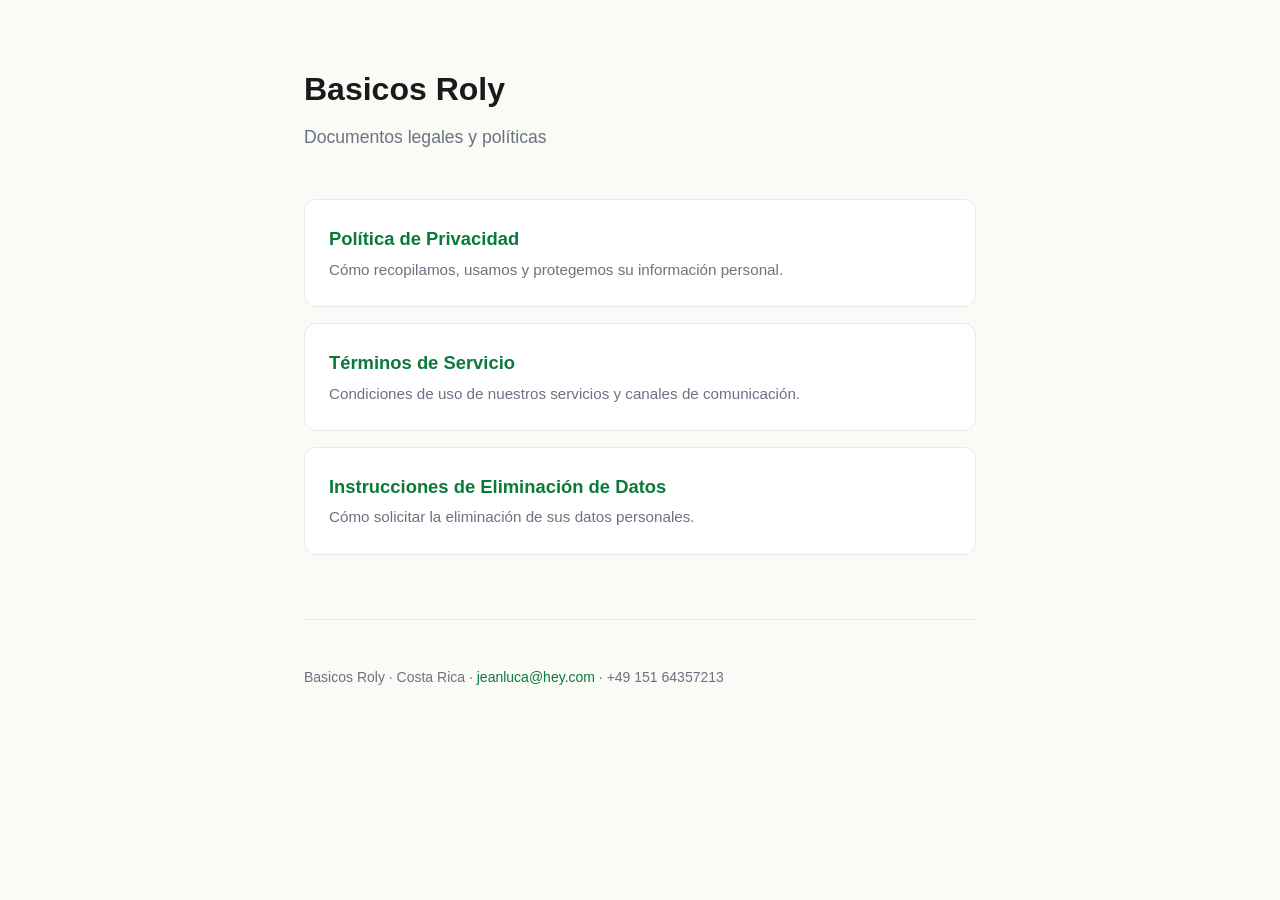
<file: index.html>
<!DOCTYPE html>
<html lang="es">
<head>
<meta charset="UTF-8">
<meta name="viewport" content="width=device-width, initial-scale=1.0">
<title>Basicos Roly - Documentos Legales</title>
<style>
  :root { --ink:#1a1a1a; --muted:#6b7280; --accent:#0a7a3b; --bg:#fafaf7; }
  * { box-sizing: border-box; }
  body { font-family: -apple-system, BlinkMacSystemFont, "Segoe UI", Helvetica, Arial, sans-serif; background: var(--bg); color: var(--ink); margin:0; line-height:1.6; }
  .wrap { max-width: 720px; margin: 0 auto; padding: 4rem 1.5rem; }
  h1 { font-size: 2rem; margin: 0 0 .5rem; }
  h2 { font-size: 1.1rem; color: var(--muted); font-weight: 500; margin: 0 0 3rem; }
  .card { display:block; background:#fff; border:1px solid #e5e7eb; border-radius:12px; padding:1.5rem; margin-bottom:1rem; text-decoration:none; color:inherit; transition: all .15s ease; }
  .card:hover { border-color: var(--accent); transform: translateY(-2px); box-shadow: 0 4px 12px rgba(0,0,0,0.05); }
  .card h3 { margin:0 0 .25rem; font-size: 1.15rem; color: var(--accent); }
  .card p { margin:0; color: var(--muted); font-size: .95rem; }
  footer { margin-top: 4rem; padding-top: 2rem; border-top: 1px solid #e5e7eb; color: var(--muted); font-size: .875rem; }
  footer a { color: var(--accent); text-decoration:none; }
</style>
</head>
<body>
<div class="wrap">
  <h1>Basicos Roly</h1>
  <h2>Documentos legales y políticas</h2>

  <a class="card" href="privacidad.html">
    <h3>Política de Privacidad</h3>
    <p>Cómo recopilamos, usamos y protegemos su información personal.</p>
  </a>

  <a class="card" href="terminos.html">
    <h3>Términos de Servicio</h3>
    <p>Condiciones de uso de nuestros servicios y canales de comunicación.</p>
  </a>

  <a class="card" href="eliminacion-datos.html">
    <h3>Instrucciones de Eliminación de Datos</h3>
    <p>Cómo solicitar la eliminación de sus datos personales.</p>
  </a>

  <footer>
    <p>Basicos Roly · Costa Rica · <a href="mailto:jeanluca@hey.com">jeanluca@hey.com</a> · +49 151 64357213</p>
  </footer>
</div>
</body>
</html>
</file>
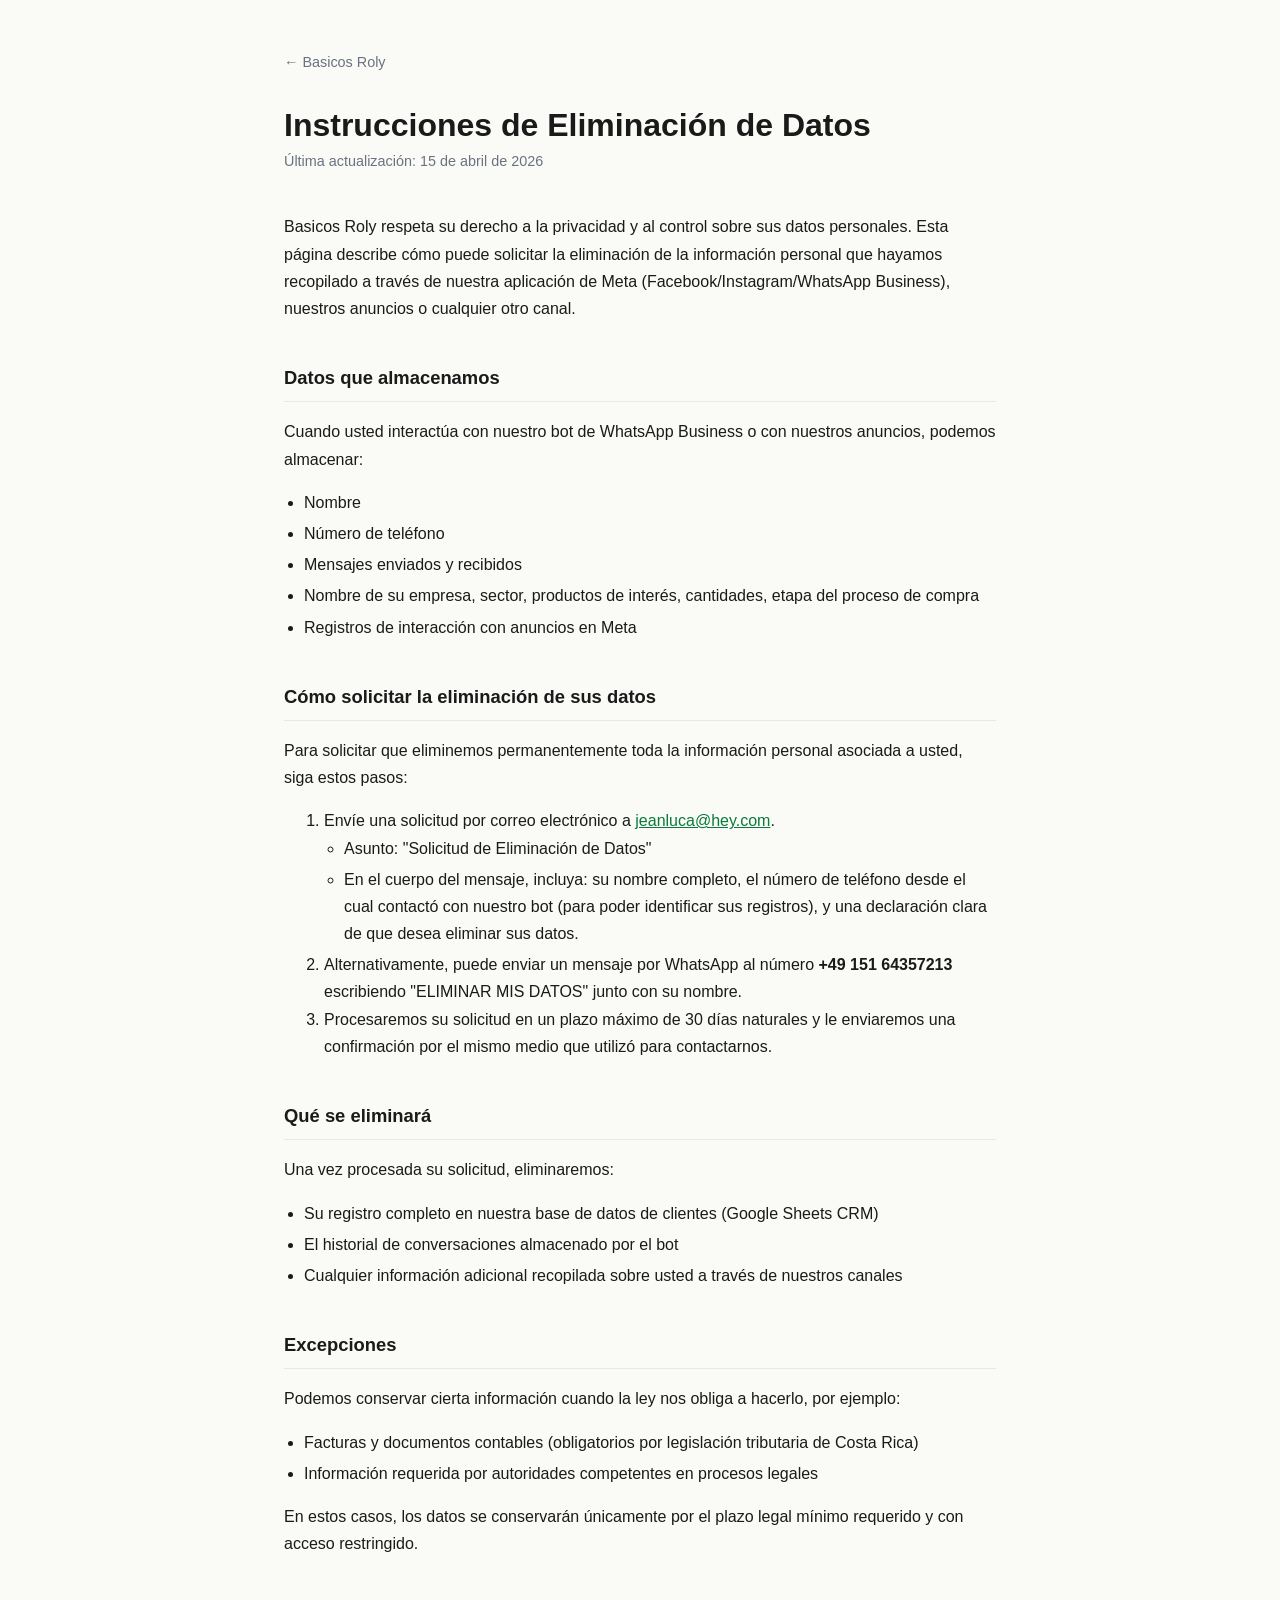
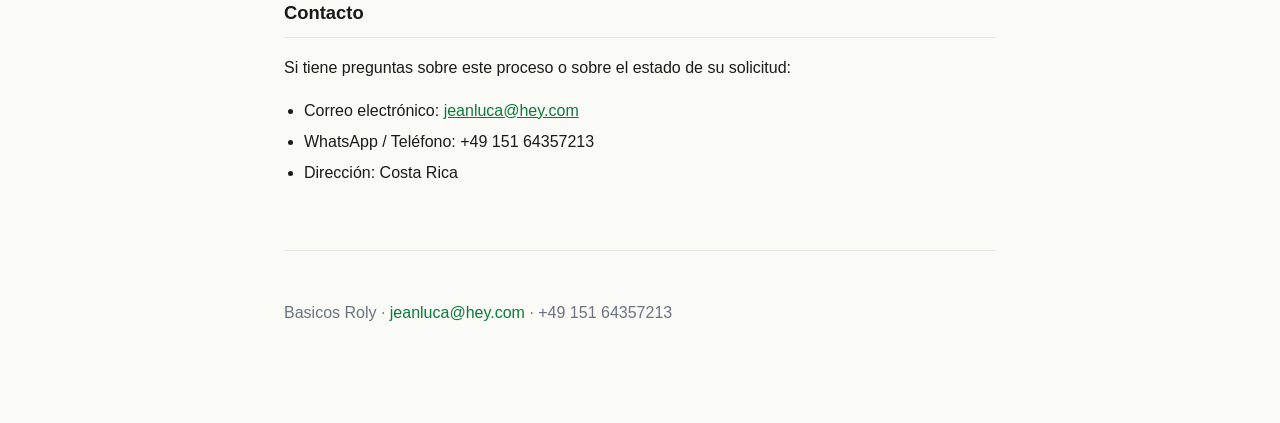
<file: eliminacion-datos.html>
<!DOCTYPE html>
<html lang="es">
<head>
<meta charset="UTF-8">
<meta name="viewport" content="width=device-width, initial-scale=1.0">
<title>Instrucciones de Eliminación de Datos - Basicos Roly</title>
<link rel="stylesheet" href="style.css">
</head>
<body>
<div class="wrap">
  <a class="back" href="./">← Basicos Roly</a>
  <h1>Instrucciones de Eliminación de Datos</h1>
  <p class="updated">Última actualización: 15 de abril de 2026</p>

  <p>Basicos Roly respeta su derecho a la privacidad y al control sobre sus datos personales. Esta página describe cómo puede solicitar la eliminación de la información personal que hayamos recopilado a través de nuestra aplicación de Meta (Facebook/Instagram/WhatsApp Business), nuestros anuncios o cualquier otro canal.</p>

  <h2>Datos que almacenamos</h2>
  <p>Cuando usted interactúa con nuestro bot de WhatsApp Business o con nuestros anuncios, podemos almacenar:</p>
  <ul>
    <li>Nombre</li>
    <li>Número de teléfono</li>
    <li>Mensajes enviados y recibidos</li>
    <li>Nombre de su empresa, sector, productos de interés, cantidades, etapa del proceso de compra</li>
    <li>Registros de interacción con anuncios en Meta</li>
  </ul>

  <h2>Cómo solicitar la eliminación de sus datos</h2>
  <p>Para solicitar que eliminemos permanentemente toda la información personal asociada a usted, siga estos pasos:</p>
  <ol>
    <li>
      Envíe una solicitud por correo electrónico a <a href="mailto:jeanluca@hey.com">jeanluca@hey.com</a>.
      <ul>
        <li>Asunto: "Solicitud de Eliminación de Datos"</li>
        <li>En el cuerpo del mensaje, incluya: su nombre completo, el número de teléfono desde el cual contactó con nuestro bot (para poder identificar sus registros), y una declaración clara de que desea eliminar sus datos.</li>
      </ul>
    </li>
    <li>Alternativamente, puede enviar un mensaje por WhatsApp al número <strong>+49 151 64357213</strong> escribiendo "ELIMINAR MIS DATOS" junto con su nombre.</li>
    <li>Procesaremos su solicitud en un plazo máximo de 30 días naturales y le enviaremos una confirmación por el mismo medio que utilizó para contactarnos.</li>
  </ol>

  <h2>Qué se eliminará</h2>
  <p>Una vez procesada su solicitud, eliminaremos:</p>
  <ul>
    <li>Su registro completo en nuestra base de datos de clientes (Google Sheets CRM)</li>
    <li>El historial de conversaciones almacenado por el bot</li>
    <li>Cualquier información adicional recopilada sobre usted a través de nuestros canales</li>
  </ul>

  <h2>Excepciones</h2>
  <p>Podemos conservar cierta información cuando la ley nos obliga a hacerlo, por ejemplo:</p>
  <ul>
    <li>Facturas y documentos contables (obligatorios por legislación tributaria de Costa Rica)</li>
    <li>Información requerida por autoridades competentes en procesos legales</li>
  </ul>
  <p>En estos casos, los datos se conservarán únicamente por el plazo legal mínimo requerido y con acceso restringido.</p>

  <h2>Contacto</h2>
  <p>Si tiene preguntas sobre este proceso o sobre el estado de su solicitud:</p>
  <ul>
    <li>Correo electrónico: <a href="mailto:jeanluca@hey.com">jeanluca@hey.com</a></li>
    <li>WhatsApp / Teléfono: +49 151 64357213</li>
    <li>Dirección: Costa Rica</li>
  </ul>

  <footer>
    <p>Basicos Roly · <a href="mailto:jeanluca@hey.com">jeanluca@hey.com</a> · +49 151 64357213</p>
  </footer>
</div>
</body>
</html>
</file>
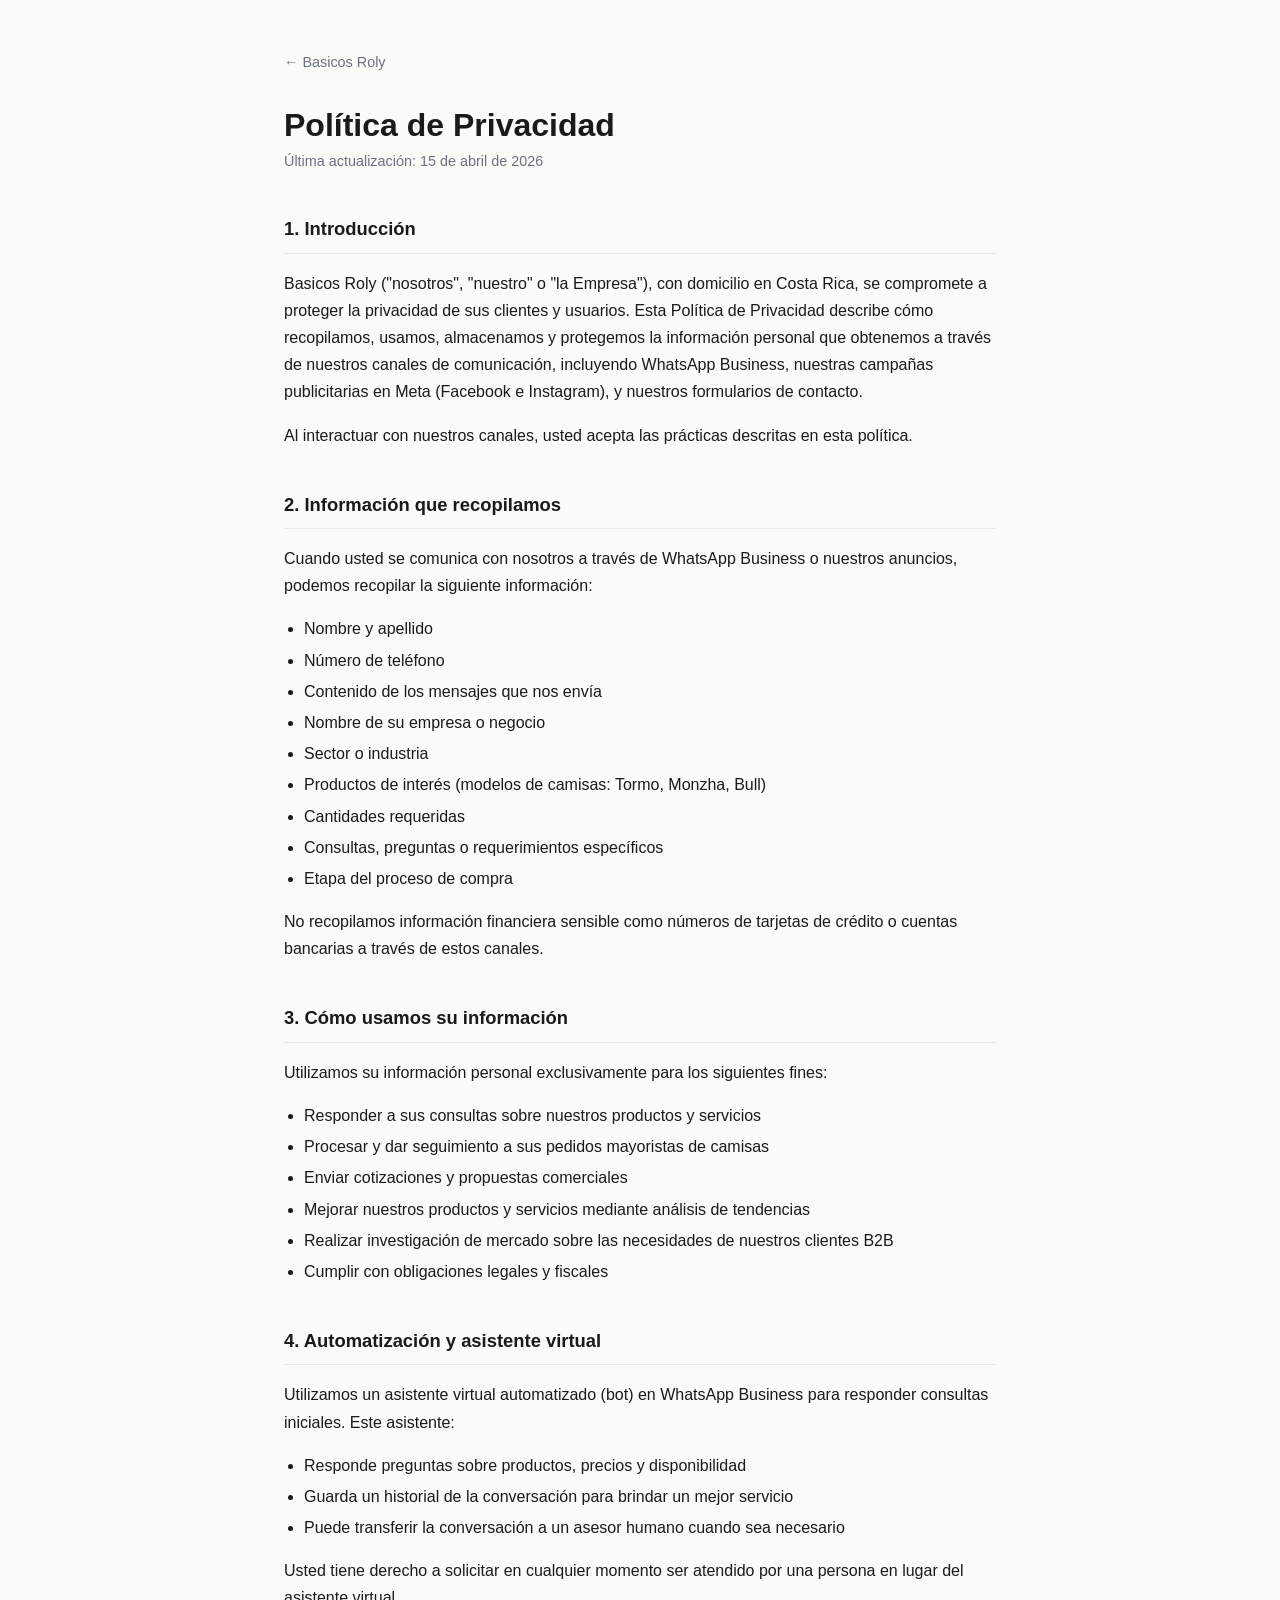
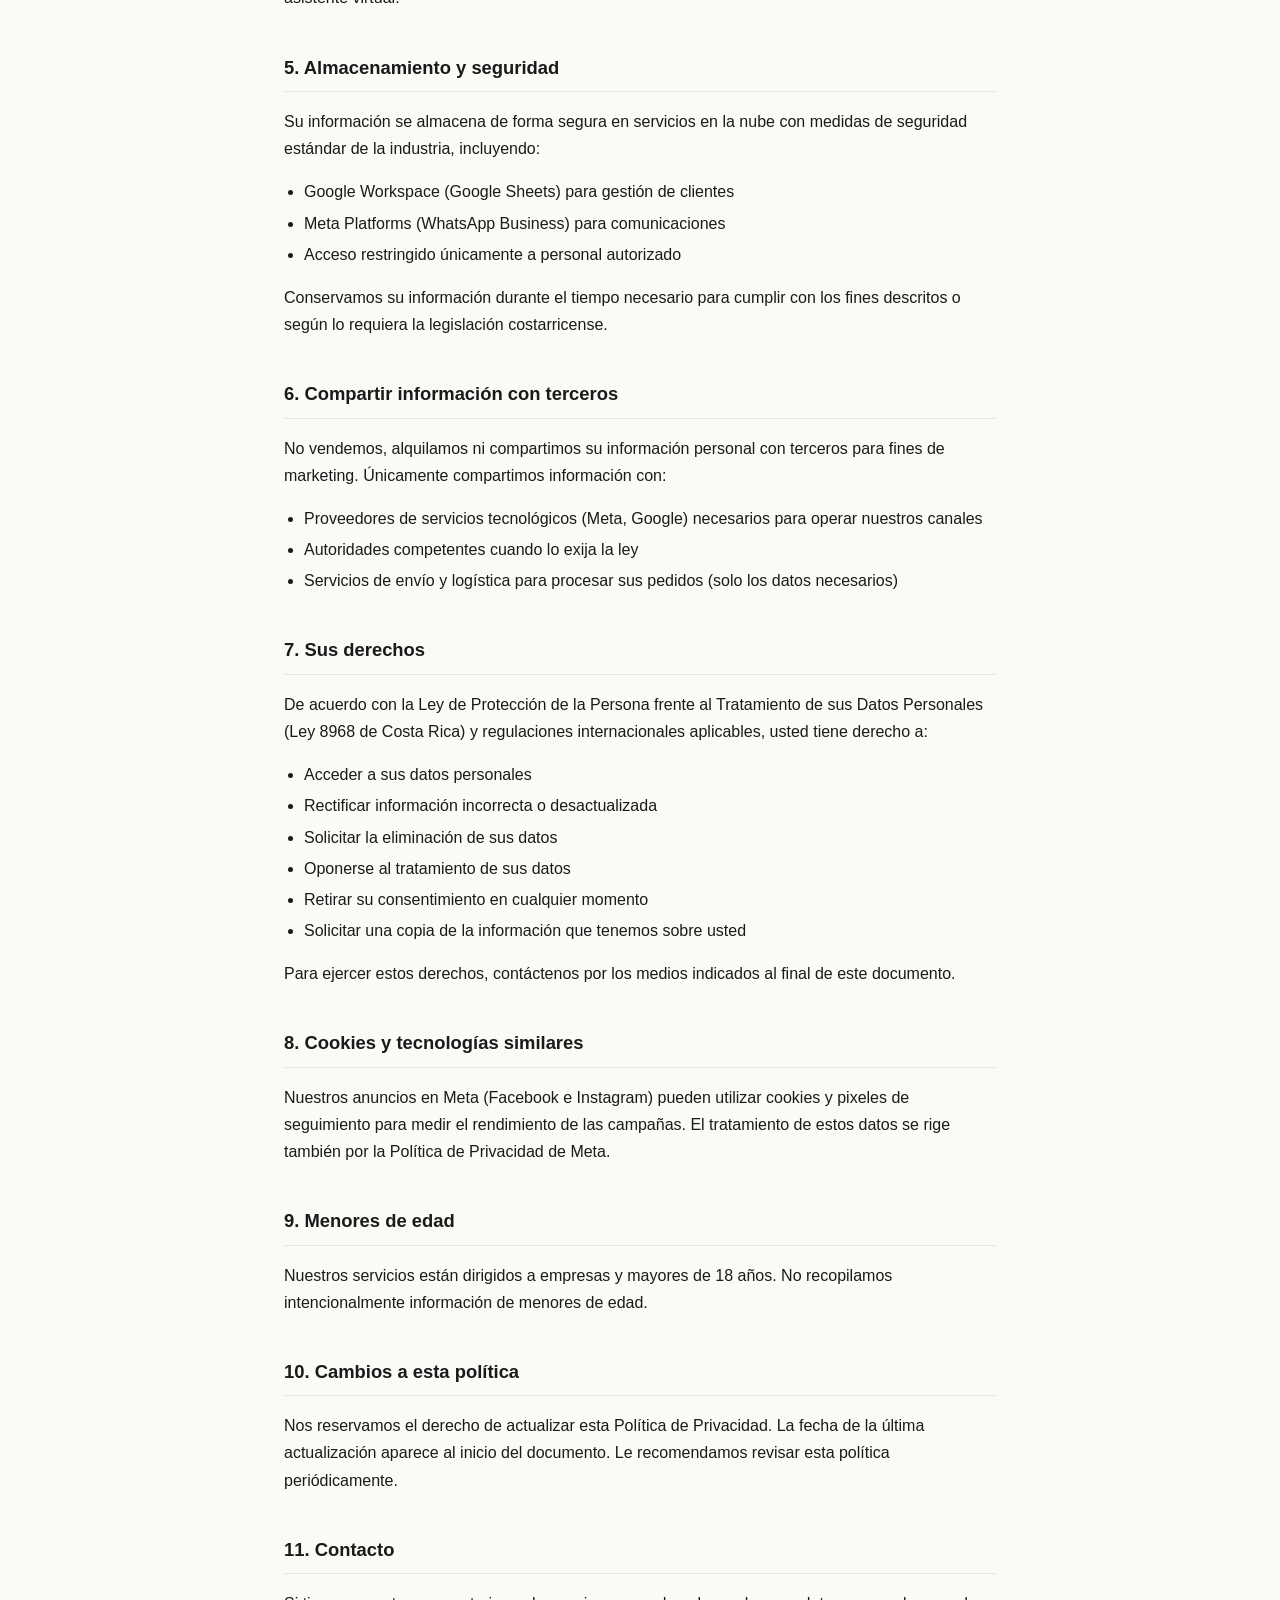
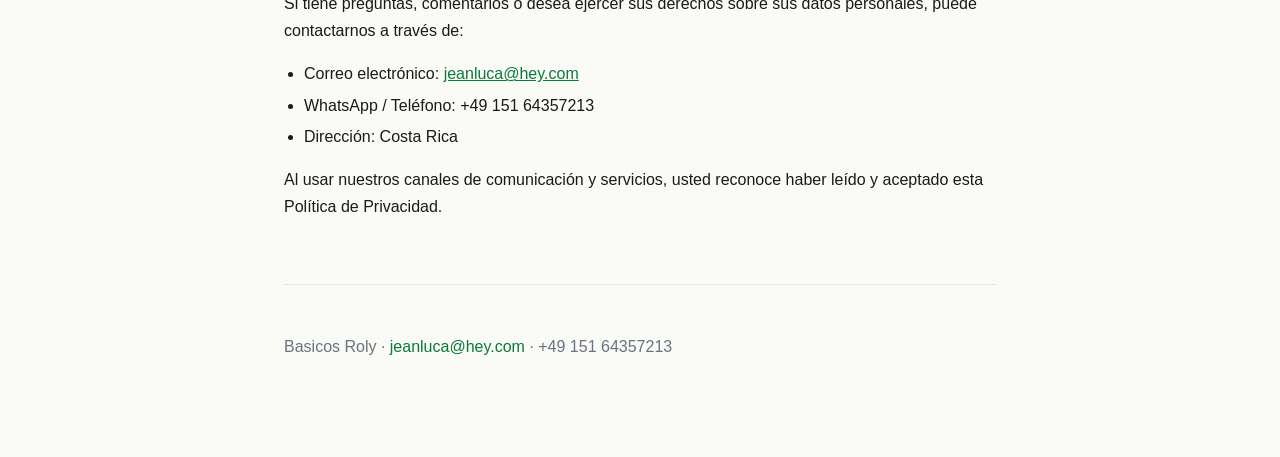
<file: privacidad.html>
<!DOCTYPE html>
<html lang="es">
<head>
<meta charset="UTF-8">
<meta name="viewport" content="width=device-width, initial-scale=1.0">
<title>Política de Privacidad - Basicos Roly</title>
<link rel="stylesheet" href="style.css">
</head>
<body>
<div class="wrap">
  <a class="back" href="./">← Basicos Roly</a>
  <h1>Política de Privacidad</h1>
  <p class="updated">Última actualización: 15 de abril de 2026</p>

  <h2>1. Introducción</h2>
  <p>Basicos Roly ("nosotros", "nuestro" o "la Empresa"), con domicilio en Costa Rica, se compromete a proteger la privacidad de sus clientes y usuarios. Esta Política de Privacidad describe cómo recopilamos, usamos, almacenamos y protegemos la información personal que obtenemos a través de nuestros canales de comunicación, incluyendo WhatsApp Business, nuestras campañas publicitarias en Meta (Facebook e Instagram), y nuestros formularios de contacto.</p>
  <p>Al interactuar con nuestros canales, usted acepta las prácticas descritas en esta política.</p>

  <h2>2. Información que recopilamos</h2>
  <p>Cuando usted se comunica con nosotros a través de WhatsApp Business o nuestros anuncios, podemos recopilar la siguiente información:</p>
  <ul>
    <li>Nombre y apellido</li>
    <li>Número de teléfono</li>
    <li>Contenido de los mensajes que nos envía</li>
    <li>Nombre de su empresa o negocio</li>
    <li>Sector o industria</li>
    <li>Productos de interés (modelos de camisas: Tormo, Monzha, Bull)</li>
    <li>Cantidades requeridas</li>
    <li>Consultas, preguntas o requerimientos específicos</li>
    <li>Etapa del proceso de compra</li>
  </ul>
  <p>No recopilamos información financiera sensible como números de tarjetas de crédito o cuentas bancarias a través de estos canales.</p>

  <h2>3. Cómo usamos su información</h2>
  <p>Utilizamos su información personal exclusivamente para los siguientes fines:</p>
  <ul>
    <li>Responder a sus consultas sobre nuestros productos y servicios</li>
    <li>Procesar y dar seguimiento a sus pedidos mayoristas de camisas</li>
    <li>Enviar cotizaciones y propuestas comerciales</li>
    <li>Mejorar nuestros productos y servicios mediante análisis de tendencias</li>
    <li>Realizar investigación de mercado sobre las necesidades de nuestros clientes B2B</li>
    <li>Cumplir con obligaciones legales y fiscales</li>
  </ul>

  <h2>4. Automatización y asistente virtual</h2>
  <p>Utilizamos un asistente virtual automatizado (bot) en WhatsApp Business para responder consultas iniciales. Este asistente:</p>
  <ul>
    <li>Responde preguntas sobre productos, precios y disponibilidad</li>
    <li>Guarda un historial de la conversación para brindar un mejor servicio</li>
    <li>Puede transferir la conversación a un asesor humano cuando sea necesario</li>
  </ul>
  <p>Usted tiene derecho a solicitar en cualquier momento ser atendido por una persona en lugar del asistente virtual.</p>

  <h2>5. Almacenamiento y seguridad</h2>
  <p>Su información se almacena de forma segura en servicios en la nube con medidas de seguridad estándar de la industria, incluyendo:</p>
  <ul>
    <li>Google Workspace (Google Sheets) para gestión de clientes</li>
    <li>Meta Platforms (WhatsApp Business) para comunicaciones</li>
    <li>Acceso restringido únicamente a personal autorizado</li>
  </ul>
  <p>Conservamos su información durante el tiempo necesario para cumplir con los fines descritos o según lo requiera la legislación costarricense.</p>

  <h2>6. Compartir información con terceros</h2>
  <p>No vendemos, alquilamos ni compartimos su información personal con terceros para fines de marketing. Únicamente compartimos información con:</p>
  <ul>
    <li>Proveedores de servicios tecnológicos (Meta, Google) necesarios para operar nuestros canales</li>
    <li>Autoridades competentes cuando lo exija la ley</li>
    <li>Servicios de envío y logística para procesar sus pedidos (solo los datos necesarios)</li>
  </ul>

  <h2>7. Sus derechos</h2>
  <p>De acuerdo con la Ley de Protección de la Persona frente al Tratamiento de sus Datos Personales (Ley 8968 de Costa Rica) y regulaciones internacionales aplicables, usted tiene derecho a:</p>
  <ul>
    <li>Acceder a sus datos personales</li>
    <li>Rectificar información incorrecta o desactualizada</li>
    <li>Solicitar la eliminación de sus datos</li>
    <li>Oponerse al tratamiento de sus datos</li>
    <li>Retirar su consentimiento en cualquier momento</li>
    <li>Solicitar una copia de la información que tenemos sobre usted</li>
  </ul>
  <p>Para ejercer estos derechos, contáctenos por los medios indicados al final de este documento.</p>

  <h2>8. Cookies y tecnologías similares</h2>
  <p>Nuestros anuncios en Meta (Facebook e Instagram) pueden utilizar cookies y pixeles de seguimiento para medir el rendimiento de las campañas. El tratamiento de estos datos se rige también por la Política de Privacidad de Meta.</p>

  <h2>9. Menores de edad</h2>
  <p>Nuestros servicios están dirigidos a empresas y mayores de 18 años. No recopilamos intencionalmente información de menores de edad.</p>

  <h2>10. Cambios a esta política</h2>
  <p>Nos reservamos el derecho de actualizar esta Política de Privacidad. La fecha de la última actualización aparece al inicio del documento. Le recomendamos revisar esta política periódicamente.</p>

  <h2>11. Contacto</h2>
  <p>Si tiene preguntas, comentarios o desea ejercer sus derechos sobre sus datos personales, puede contactarnos a través de:</p>
  <ul>
    <li>Correo electrónico: <a href="mailto:jeanluca@hey.com">jeanluca@hey.com</a></li>
    <li>WhatsApp / Teléfono: +49 151 64357213</li>
    <li>Dirección: Costa Rica</li>
  </ul>
  <p>Al usar nuestros canales de comunicación y servicios, usted reconoce haber leído y aceptado esta Política de Privacidad.</p>

  <footer>
    <p>Basicos Roly · <a href="mailto:jeanluca@hey.com">jeanluca@hey.com</a> · +49 151 64357213</p>
  </footer>
</div>
</body>
</html>
</file>
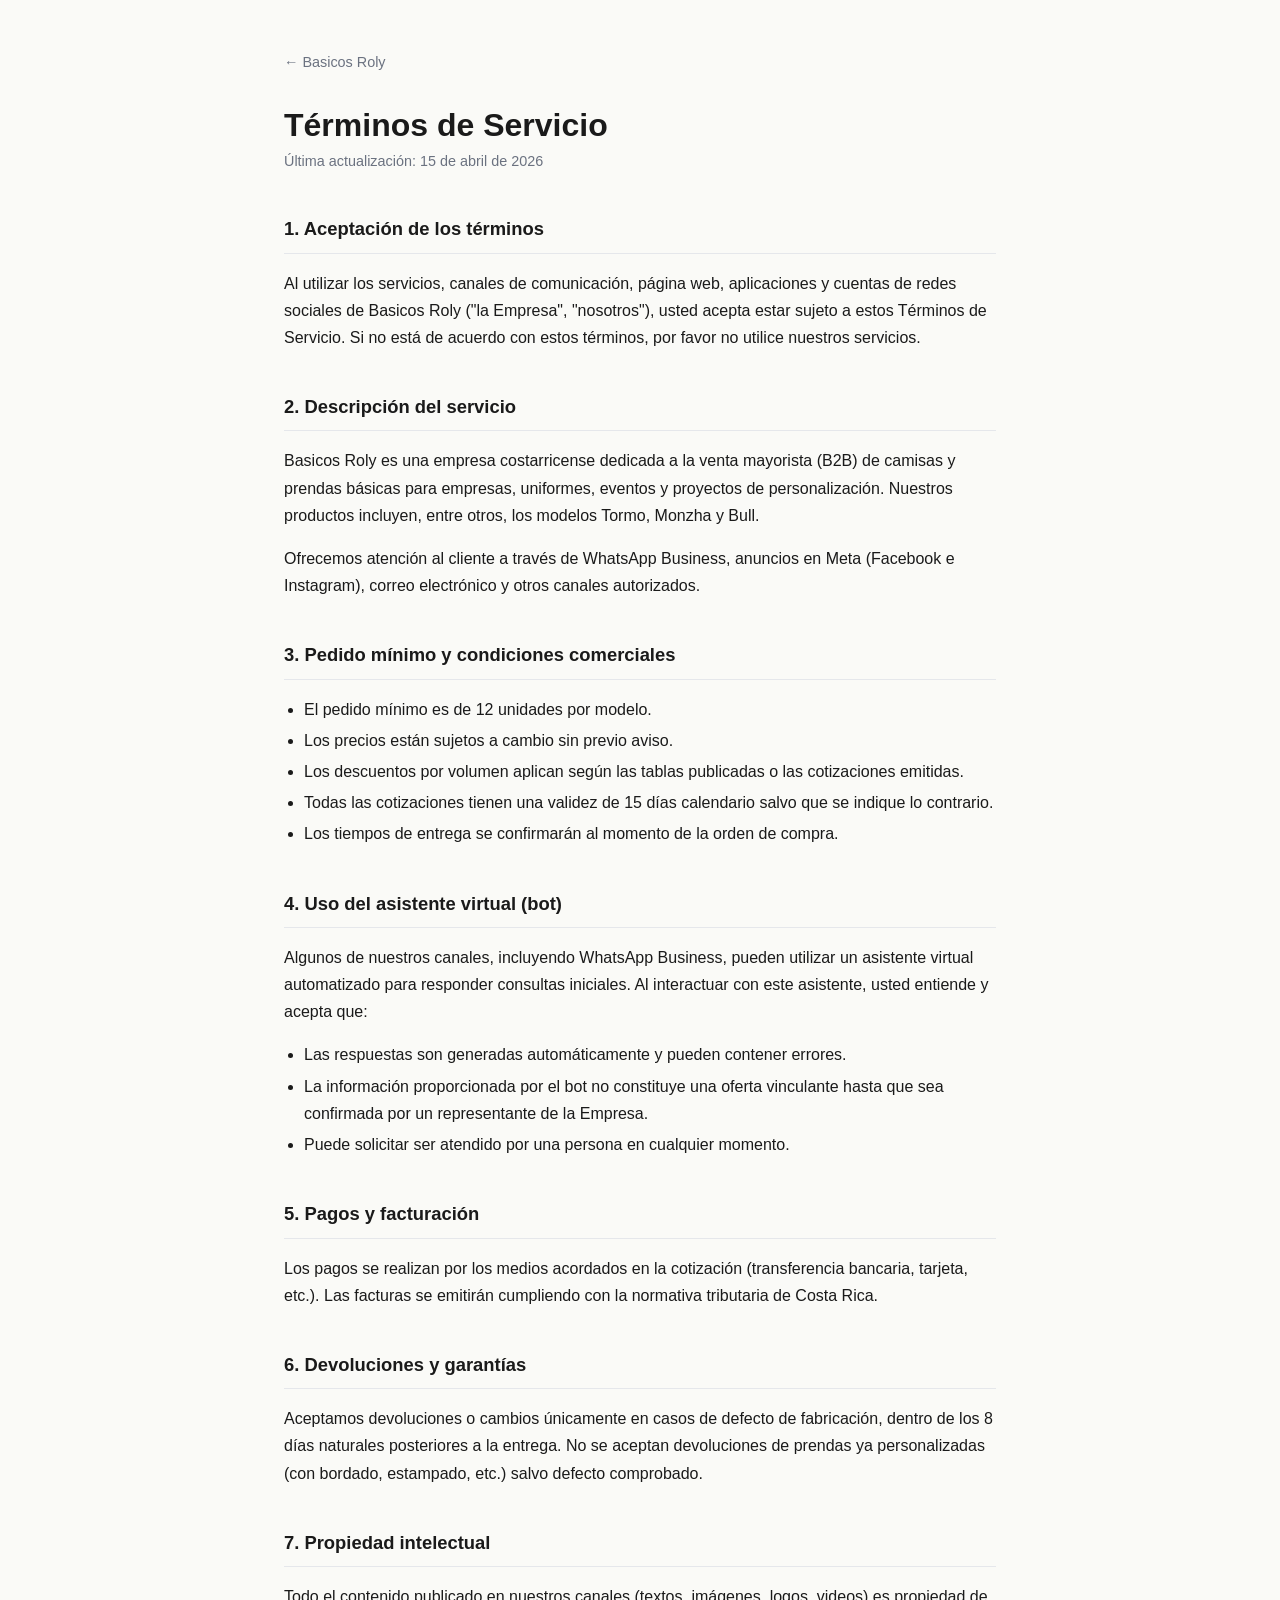
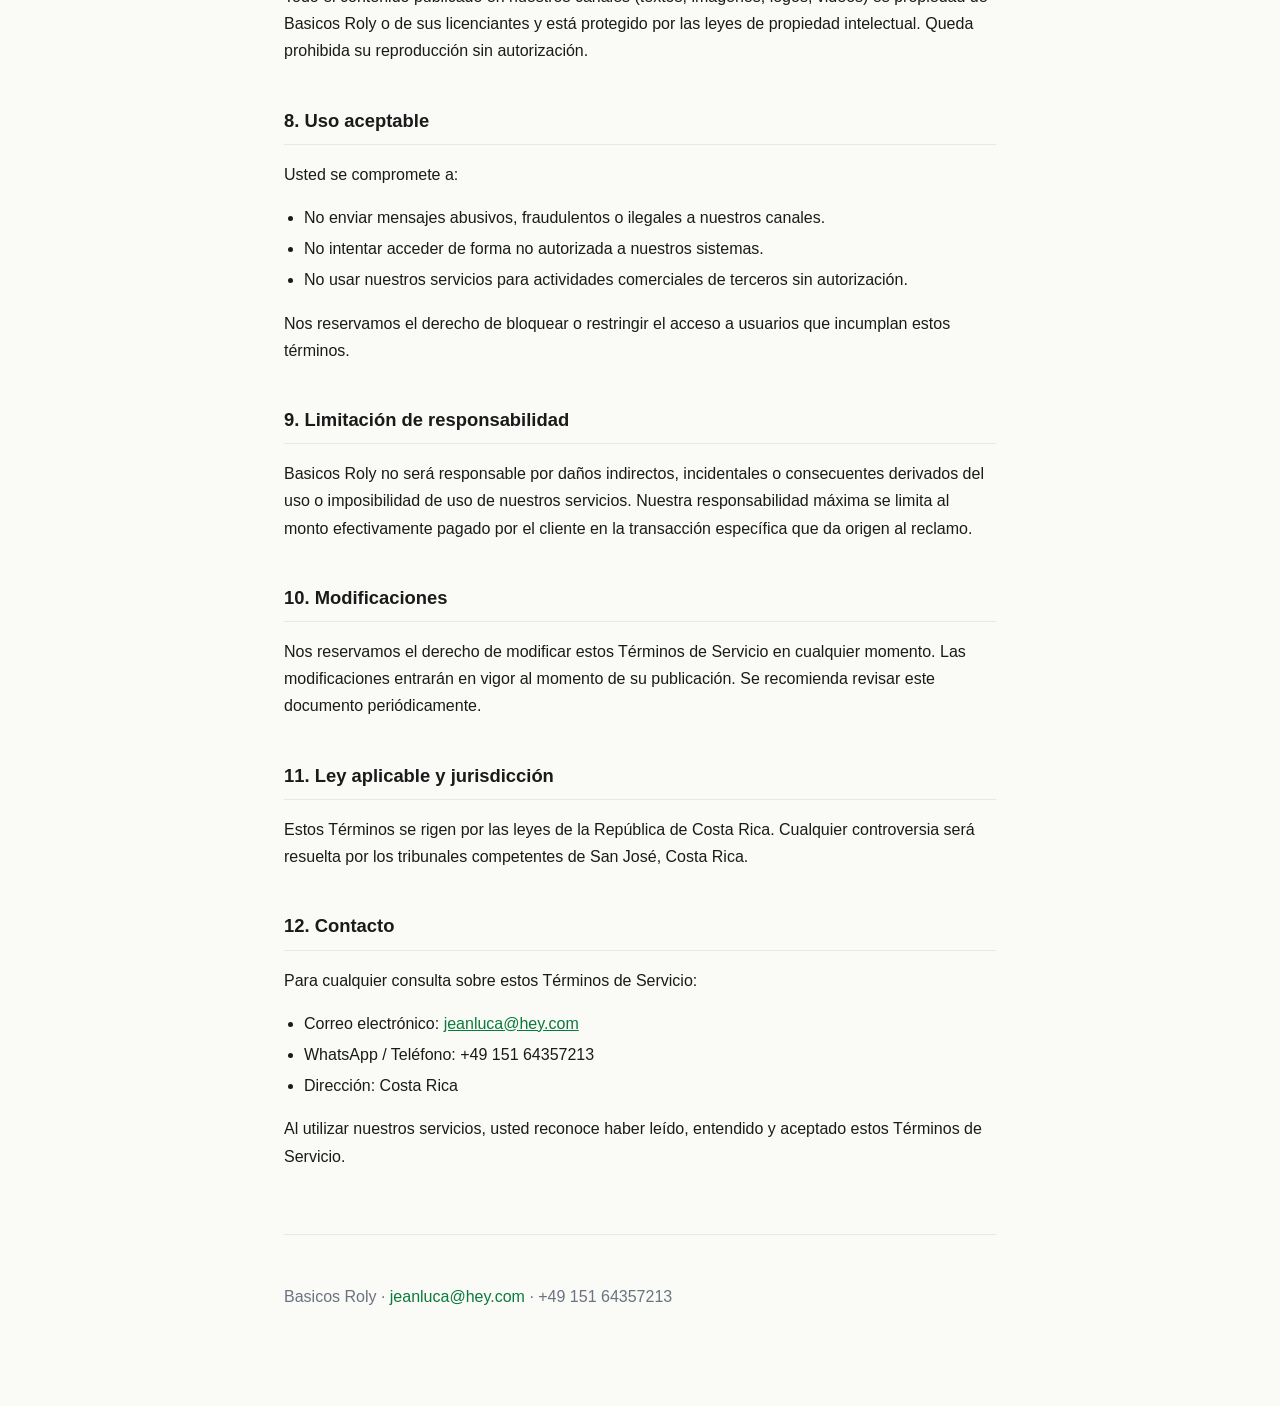
<file: terminos.html>
<!DOCTYPE html>
<html lang="es">
<head>
<meta charset="UTF-8">
<meta name="viewport" content="width=device-width, initial-scale=1.0">
<title>Términos de Servicio - Basicos Roly</title>
<link rel="stylesheet" href="style.css">
</head>
<body>
<div class="wrap">
  <a class="back" href="./">← Basicos Roly</a>
  <h1>Términos de Servicio</h1>
  <p class="updated">Última actualización: 15 de abril de 2026</p>

  <h2>1. Aceptación de los términos</h2>
  <p>Al utilizar los servicios, canales de comunicación, página web, aplicaciones y cuentas de redes sociales de Basicos Roly ("la Empresa", "nosotros"), usted acepta estar sujeto a estos Términos de Servicio. Si no está de acuerdo con estos términos, por favor no utilice nuestros servicios.</p>

  <h2>2. Descripción del servicio</h2>
  <p>Basicos Roly es una empresa costarricense dedicada a la venta mayorista (B2B) de camisas y prendas básicas para empresas, uniformes, eventos y proyectos de personalización. Nuestros productos incluyen, entre otros, los modelos Tormo, Monzha y Bull.</p>
  <p>Ofrecemos atención al cliente a través de WhatsApp Business, anuncios en Meta (Facebook e Instagram), correo electrónico y otros canales autorizados.</p>

  <h2>3. Pedido mínimo y condiciones comerciales</h2>
  <ul>
    <li>El pedido mínimo es de 12 unidades por modelo.</li>
    <li>Los precios están sujetos a cambio sin previo aviso.</li>
    <li>Los descuentos por volumen aplican según las tablas publicadas o las cotizaciones emitidas.</li>
    <li>Todas las cotizaciones tienen una validez de 15 días calendario salvo que se indique lo contrario.</li>
    <li>Los tiempos de entrega se confirmarán al momento de la orden de compra.</li>
  </ul>

  <h2>4. Uso del asistente virtual (bot)</h2>
  <p>Algunos de nuestros canales, incluyendo WhatsApp Business, pueden utilizar un asistente virtual automatizado para responder consultas iniciales. Al interactuar con este asistente, usted entiende y acepta que:</p>
  <ul>
    <li>Las respuestas son generadas automáticamente y pueden contener errores.</li>
    <li>La información proporcionada por el bot no constituye una oferta vinculante hasta que sea confirmada por un representante de la Empresa.</li>
    <li>Puede solicitar ser atendido por una persona en cualquier momento.</li>
  </ul>

  <h2>5. Pagos y facturación</h2>
  <p>Los pagos se realizan por los medios acordados en la cotización (transferencia bancaria, tarjeta, etc.). Las facturas se emitirán cumpliendo con la normativa tributaria de Costa Rica.</p>

  <h2>6. Devoluciones y garantías</h2>
  <p>Aceptamos devoluciones o cambios únicamente en casos de defecto de fabricación, dentro de los 8 días naturales posteriores a la entrega. No se aceptan devoluciones de prendas ya personalizadas (con bordado, estampado, etc.) salvo defecto comprobado.</p>

  <h2>7. Propiedad intelectual</h2>
  <p>Todo el contenido publicado en nuestros canales (textos, imágenes, logos, videos) es propiedad de Basicos Roly o de sus licenciantes y está protegido por las leyes de propiedad intelectual. Queda prohibida su reproducción sin autorización.</p>

  <h2>8. Uso aceptable</h2>
  <p>Usted se compromete a:</p>
  <ul>
    <li>No enviar mensajes abusivos, fraudulentos o ilegales a nuestros canales.</li>
    <li>No intentar acceder de forma no autorizada a nuestros sistemas.</li>
    <li>No usar nuestros servicios para actividades comerciales de terceros sin autorización.</li>
  </ul>
  <p>Nos reservamos el derecho de bloquear o restringir el acceso a usuarios que incumplan estos términos.</p>

  <h2>9. Limitación de responsabilidad</h2>
  <p>Basicos Roly no será responsable por daños indirectos, incidentales o consecuentes derivados del uso o imposibilidad de uso de nuestros servicios. Nuestra responsabilidad máxima se limita al monto efectivamente pagado por el cliente en la transacción específica que da origen al reclamo.</p>

  <h2>10. Modificaciones</h2>
  <p>Nos reservamos el derecho de modificar estos Términos de Servicio en cualquier momento. Las modificaciones entrarán en vigor al momento de su publicación. Se recomienda revisar este documento periódicamente.</p>

  <h2>11. Ley aplicable y jurisdicción</h2>
  <p>Estos Términos se rigen por las leyes de la República de Costa Rica. Cualquier controversia será resuelta por los tribunales competentes de San José, Costa Rica.</p>

  <h2>12. Contacto</h2>
  <p>Para cualquier consulta sobre estos Términos de Servicio:</p>
  <ul>
    <li>Correo electrónico: <a href="mailto:jeanluca@hey.com">jeanluca@hey.com</a></li>
    <li>WhatsApp / Teléfono: +49 151 64357213</li>
    <li>Dirección: Costa Rica</li>
  </ul>
  <p>Al utilizar nuestros servicios, usted reconoce haber leído, entendido y aceptado estos Términos de Servicio.</p>

  <footer>
    <p>Basicos Roly · <a href="mailto:jeanluca@hey.com">jeanluca@hey.com</a> · +49 151 64357213</p>
  </footer>
</div>
</body>
</html>
</file>
<file: style.css>
:root { --ink:#1a1a1a; --muted:#6b7280; --accent:#0a7a3b; --bg:#fafaf7; --line:#e5e7eb; }
* { box-sizing: border-box; }
body { font-family: -apple-system, BlinkMacSystemFont, "Segoe UI", Helvetica, Arial, sans-serif; background: var(--bg); color: var(--ink); margin:0; line-height:1.7; }
.wrap { max-width: 760px; margin: 0 auto; padding: 3rem 1.5rem 5rem; }
.back { display:inline-block; color: var(--muted); text-decoration:none; font-size:.9rem; margin-bottom: 2rem; }
.back:hover { color: var(--accent); }
h1 { font-size: 2rem; margin: 0 0 .25rem; line-height:1.2; }
.updated { color: var(--muted); font-size: .9rem; margin: 0 0 2.5rem; }
h2 { font-size: 1.15rem; margin: 2.5rem 0 .75rem; border-bottom: 1px solid var(--line); padding-bottom: .5rem; }
p, li { font-size: 1rem; }
ul { padding-left: 1.25rem; }
ul li { margin-bottom: .25rem; }
footer { margin-top: 4rem; padding-top: 2rem; border-top: 1px solid var(--line); color: var(--muted); font-size: .875rem; }
footer a { color: var(--accent); text-decoration:none; }
a { color: var(--accent); }
</file>
